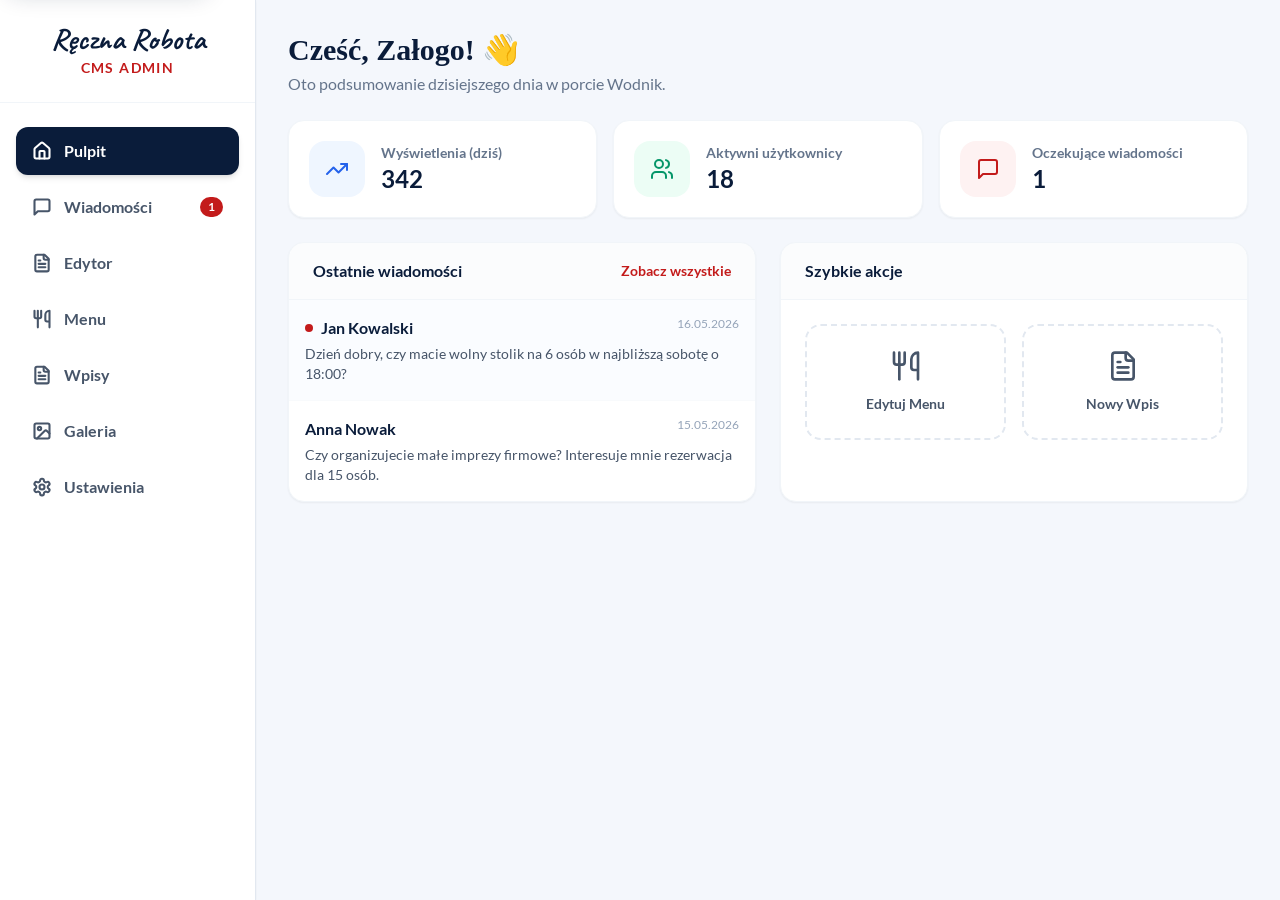
<file: admin.html>
<!doctype html>
<html lang="pl">
<head>
  <meta charset="UTF-8">
  <meta name="viewport" content="width=device-width, initial-scale=1.0">
  <title>Panel administracyjny | Ręczna Robota 2.0 Wodnik</title>
  <meta name="description" content="Panel administracyjny do zarządzania treścią strony i zapytaniami klientów.">
  <meta name="robots" content="noindex,nofollow">
  <link rel="icon" type="image/png" href="./favicon.png">
  <link rel="stylesheet" href="./assets/admin/admin.css?v=20260710-1">
  <script src="./app-config.js?v=20260731-1"></script>
  <script src="./cloud-sync.js?v=20260731-1"></script>
  <script src="./assets/admin/tailwind.js"></script>
</head>
<body>
  <a class="skip-link" href="#admin-main">Przejdź do treści panelu</a>
  <div id="app">
    <main class="admin-loading" aria-busy="true" aria-live="polite">
      <section class="admin-loading-card">
        <h1>Ręczna Robota CMS</h1>
        <p>Trwa uruchamianie panelu administracyjnego…</p>
      </section>
    </main>
  </div>
  <noscript>
    <p>Panel administracyjny wymaga włączonej obsługi JavaScript.</p>
  </noscript>

  <script src="./assets/admin/react.min.js"></script>
  <script src="./assets/admin/react-dom.min.js"></script>
  <script>window.react = window.React;</script>
  <script src="./assets/admin/lucide-react.js"></script>
  <script src="./assets/admin/cms.bundle.js?v=20260731-1"></script>
  <script src="./assets/admin/admin-app.js?v=20260710-1"></script>
</body>
</html>
</file>
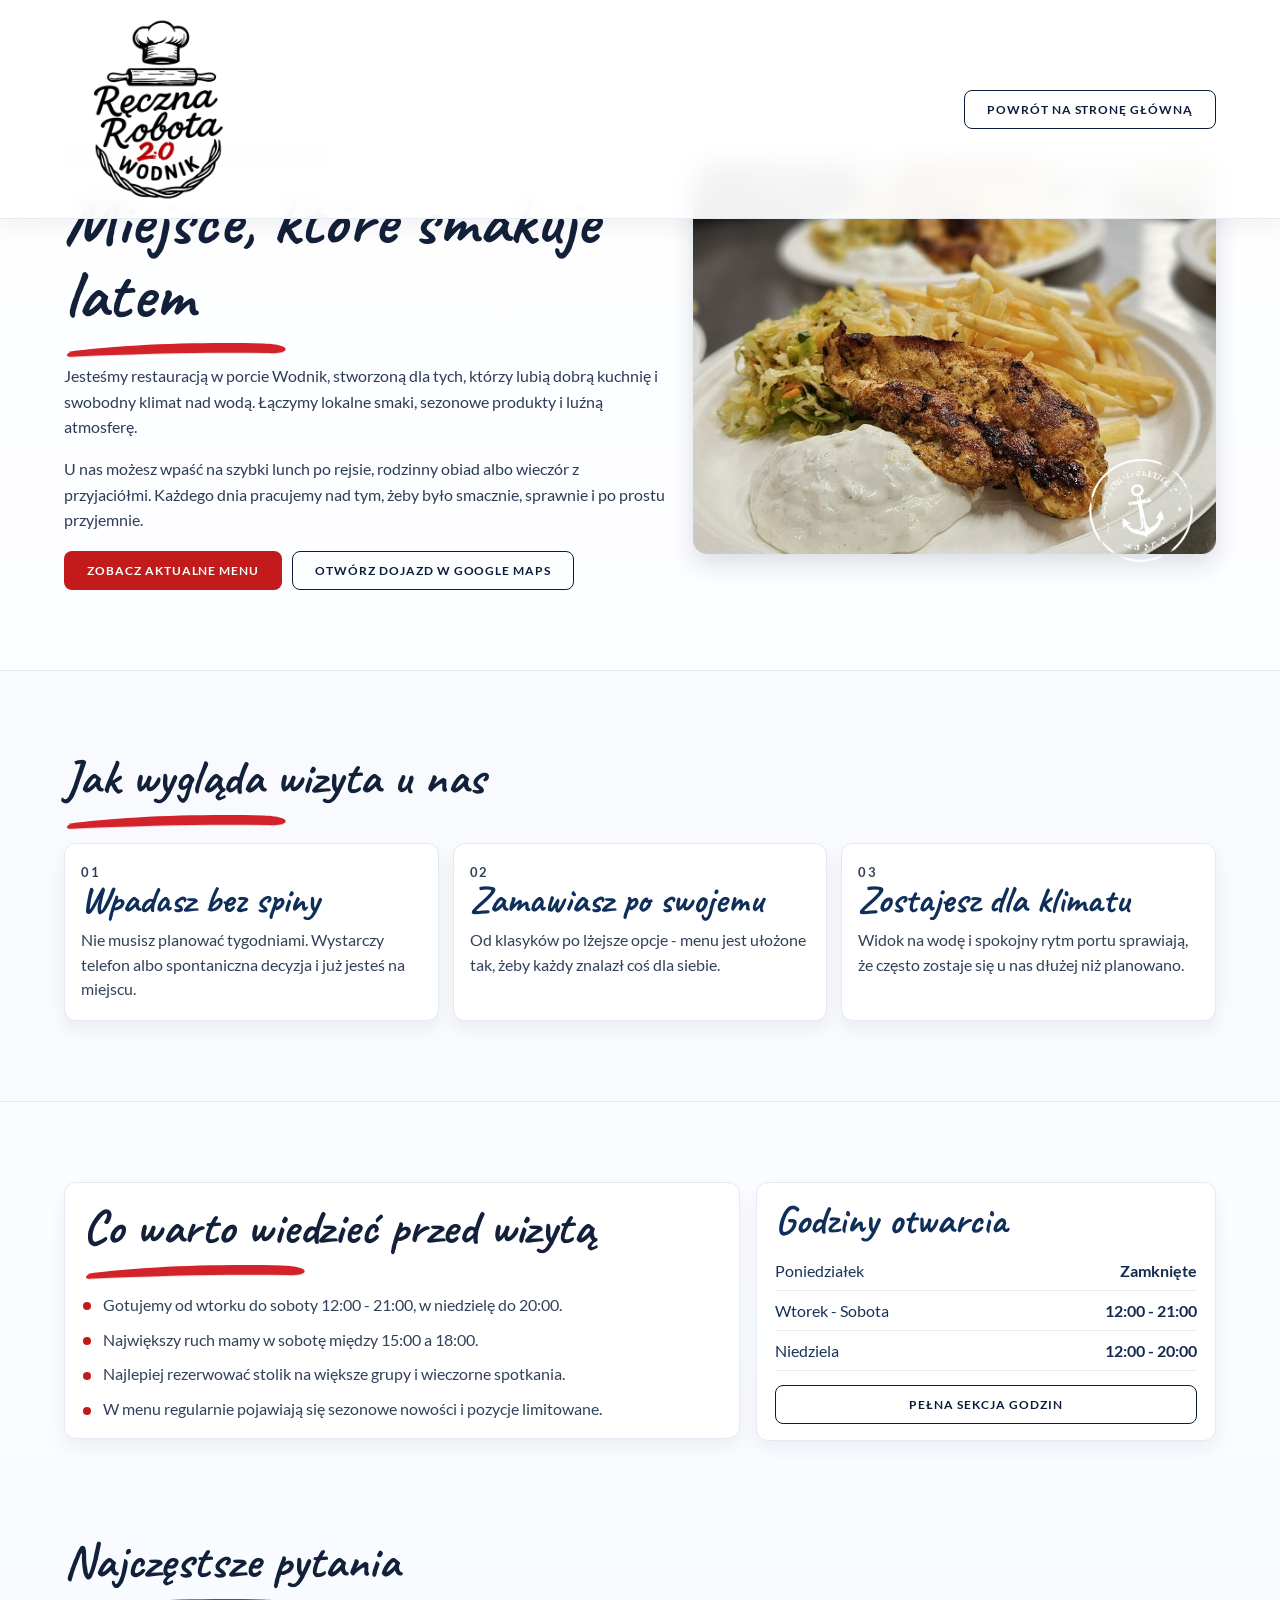
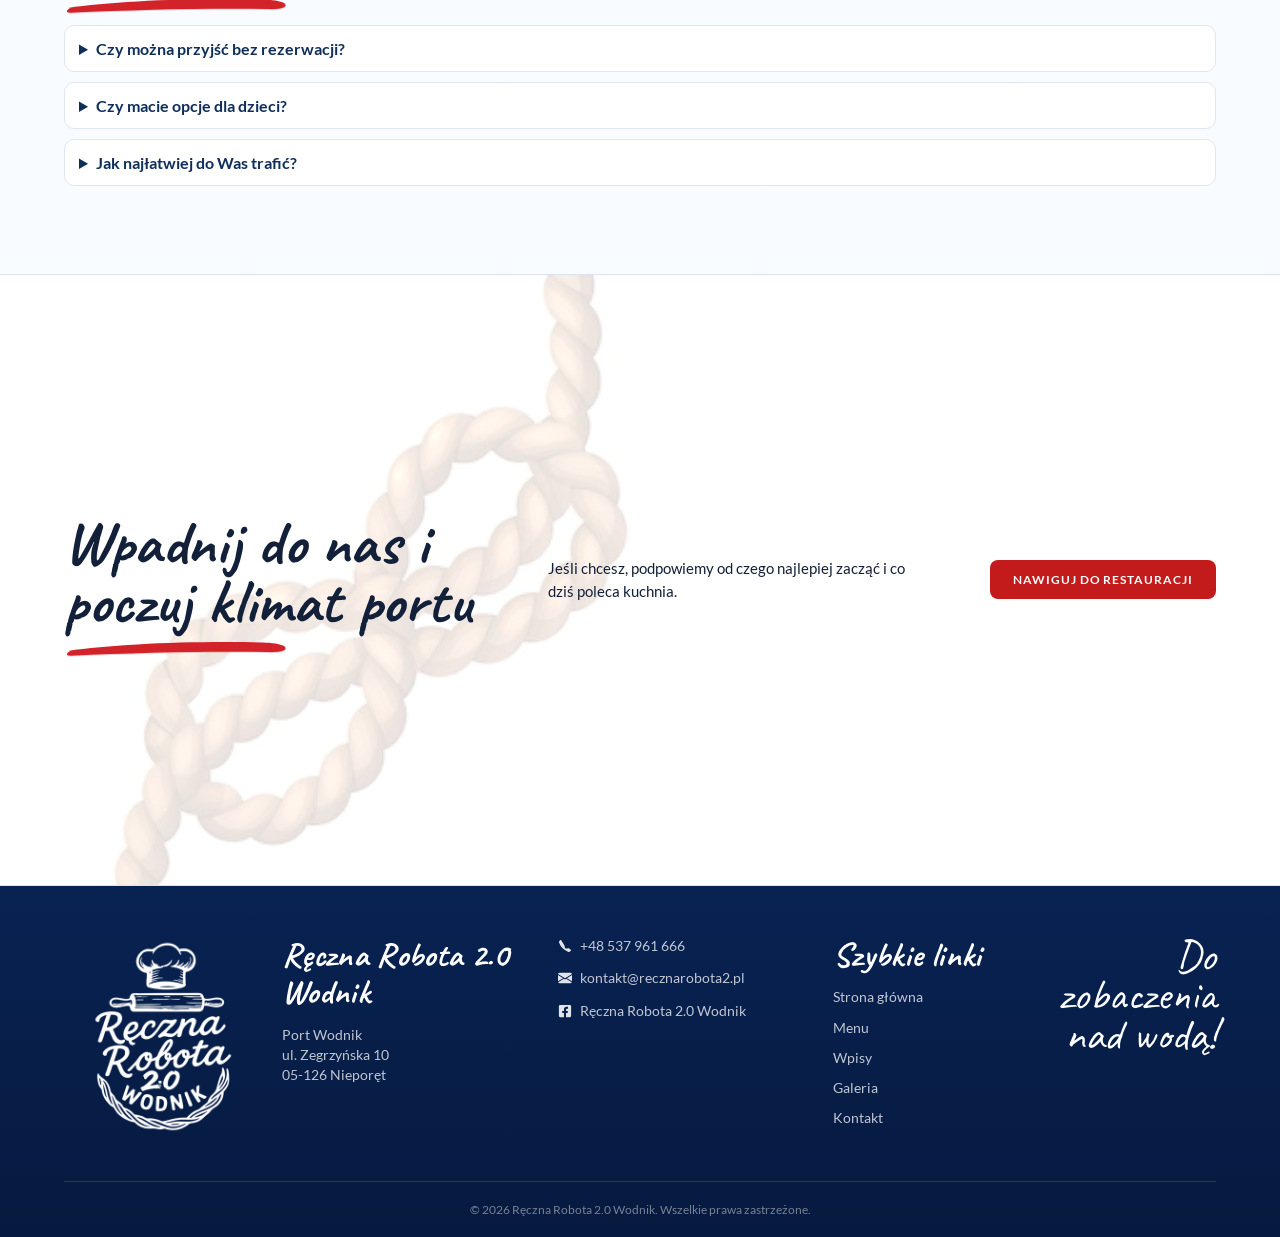
<file: o-nas.html>
﻿<!doctype html>
<html lang="pl">
<head>
  <meta charset="UTF-8">
  <meta name="viewport" content="width=device-width, initial-scale=1.0">
  <title>O nas | Ręczna Robota 2.0 Wodnik</title>
  <meta name="description" content="Poznaj historię i klimat Ręczna Robota 2.0 Wodnik.">
  <link rel="preload" href="./logo.webp" as="image" type="image/webp">
  <link rel="stylesheet" href="./styles.css?v=20260731-1">
  <link rel="icon" type="image/png" href="./favicon.png">
</head>
<body class="about-page">
  <header class="section about-page-topbar">
    <div class="container">
      <nav class="nav" aria-label="Nawigacja podstrony O nas">
        <div class="nav-inner">
          <a class="brand" href="./index.html#top">
            <img class="brand-logo" src="./logo.webp" alt="Ręczna Robota 2.0 Wodnik" width="180" height="78" decoding="async">
          </a>
          <a class="btn btn-outline" href="./index.html#o-nas">Powrót na stronę główną</a>
        </div>
      </nav>
    </div>
  </header>

  <main>
    <section class="section about-page-intro">
      <div class="container about-page-intro-grid">
        <div class="about-page-intro-copy">
          <p class="eyebrow" data-cms="about.intro.eyebrow">Ręczna Robota 2.0 Wodnik</p>
          <h1 class="title-script title-underline" data-cms="about.intro.title">Miejsce, które smakuje latem</h1>
          <p data-cms="about.intro.lead1">
            Jesteśmy restauracją w porcie Wodnik, stworzoną dla tych, którzy lubią dobrą kuchnię
            i swobodny klimat nad wodą. Łączymy lokalne smaki, sezonowe produkty i luźną atmosferę.
          </p>
          <p data-cms="about.intro.lead2">
            U nas możesz wpaść na szybki lunch po rejsie, rodzinny obiad albo wieczór z przyjaciółmi.
            Każdego dnia pracujemy nad tym, żeby było smacznie, sprawnie i po prostu przyjemnie.
          </p>
          <div class="about-page-intro-actions">
            <a class="btn btn-red" href="./index.html#menu" data-cms="about.intro.primaryCtaLabel" data-cms-attr-href="about.intro.primaryCtaHref">Zobacz aktualne menu</a>
            <a class="btn btn-outline" href="https://maps.app.goo.gl/abhgKGvzsiDdfsXc9" target="_blank" rel="noopener noreferrer" data-cms="about.intro.secondaryCtaLabel" data-cms-attr-href="about.intro.secondaryCtaHref">
              Otwórz dojazd w Google Maps
            </a>
          </div>
        </div>
        <div class="about-page-intro-media">
          <img
            class="about-page-intro-image"
            src="./assets/gallery/mniam.webp"
            alt="Grillowana pierś z kurczaka serwowana w Ręczna Robota 2.0 Wodnik"
            data-cms-attr-src="about.media.heroImageSrc"
            data-cms-attr-alt="about.media.heroImageAlt"
          >
          <div class="about-page-stamp" aria-hidden="true">
            <img src="./assets/optimized/pieczatka.webp" alt="" loading="lazy" decoding="async">
          </div>
        </div>
      </div>
    </section>

    <section class="section about-page-story">
      <div class="container">
        <h2 class="title-script title-underline" data-cms="about.story.title">Jak wygląda wizyta u nas</h2>
        <div class="about-page-story-grid">
          <article class="about-page-story-card">
            <p class="about-page-story-step">01</p>
            <h3 data-cms="about.story.card1.title">Wpadasz bez spiny</h3>
            <p data-cms="about.story.card1.text">Nie musisz planować tygodniami. Wystarczy telefon albo spontaniczna decyzja i już jesteś na miejscu.</p>
          </article>
          <article class="about-page-story-card">
            <p class="about-page-story-step">02</p>
            <h3 data-cms="about.story.card2.title">Zamawiasz po swojemu</h3>
            <p data-cms="about.story.card2.text">Od klasyków po lżejsze opcje - menu jest ułożone tak, żeby każdy znalazł coś dla siebie.</p>
          </article>
          <article class="about-page-story-card">
            <p class="about-page-story-step">03</p>
            <h3 data-cms="about.story.card3.title">Zostajesz dla klimatu</h3>
            <p data-cms="about.story.card3.text">Widok na wodę i spokojny rytm portu sprawiają, że często zostaje się u nas dłużej niż planowano.</p>
          </article>
        </div>
      </div>
    </section>

    <section class="section about-page-facts">
      <div class="container">
        <div class="about-page-facts-grid">
          <div class="about-page-facts-panel">
            <h2 class="title-script title-underline" data-cms="about.facts.title">Co warto wiedzieć przed wizytą</h2>
            <ul class="about-page-checklist">
              <li data-cms="about.facts.item1">Gotujemy od wtorku do soboty 12:00 - 21:00, w niedzielę do 20:00.</li>
              <li data-cms="about.facts.item2">Największy ruch mamy w sobotę między 15:00 a 18:00.</li>
              <li data-cms="about.facts.item3">Najlepiej rezerwować stolik na większe grupy i wieczorne spotkania.</li>
              <li data-cms="about.facts.item4">W menu regularnie pojawiają się sezonowe nowości i pozycje limitowane.</li>
            </ul>
          </div>
          <aside class="about-page-hours-card" aria-label="Skrócone godziny otwarcia">
            <h3>Godziny otwarcia</h3>
            <p><span>Poniedziałek</span><strong>Zamknięte</strong></p>
            <p><span>Wtorek - Sobota</span><strong>12:00 - 21:00</strong></p>
            <p><span>Niedziela</span><strong>12:00 - 20:00</strong></p>
            <a class="btn btn-outline" href="./index.html#godziny-otwarcia">Pełna sekcja godzin</a>
          </aside>
        </div>
      </div>
    </section>

    <section class="section about-page-faq">
      <div class="container">
        <h2 class="title-script title-underline" data-cms="about.faq.title">Najczęstsze pytania</h2>
        <div class="about-page-faq-list">
          <details>
            <summary data-cms="about.faq.q1">Czy można przyjść bez rezerwacji?</summary>
            <p data-cms="about.faq.a1">Tak, zapraszamy również bez rezerwacji. W godzinach szczytu warto jednak zadzwonić wcześniej.</p>
          </details>
          <details>
            <summary data-cms="about.faq.q2">Czy macie opcje dla dzieci?</summary>
            <p data-cms="about.faq.a2">Tak, menu zawiera pozycje chętnie wybierane przez najmłodszych. Obsługa podpowie najlepszy wybór.</p>
          </details>
          <details>
            <summary data-cms="about.faq.q3">Jak najłatwiej do Was trafić?</summary>
            <p data-cms="about.faq.a3">Najwygodniej skorzystać z nawigacji Google Maps - pinezka prowadzi bezpośrednio do portu Wodnik.</p>
          </details>
        </div>
      </div>
    </section>

    <section class="cta section about-page-cta">
      <div class="container cta-inner">
        <h2 class="title-script title-underline" data-cms="about.cta.title">Wpadnij do nas i poczuj klimat portu</h2>
        <p data-cms="about.cta.description">Jeśli chcesz, podpowiemy od czego najlepiej zacząć i co dziś poleca kuchnia.</p>
        <a class="btn btn-red" href="https://maps.app.goo.gl/abhgKGvzsiDdfsXc9" target="_blank" rel="noopener noreferrer" data-cms="about.cta.buttonLabel" data-cms-attr-href="about.cta.buttonHref">
          Nawiguj do restauracji
        </a>
      </div>
    </section>
  </main>

  <footer class="footer">
    <div class="container footer-grid">
      <div>
        <div class="brand small">
          <img class="brand-logo footer-logo" src="./logo.webp" alt="Ręczna Robota 2.0 Wodnik" width="160" height="70" loading="lazy" decoding="async">
        </div>
      </div>
      <div>
        <h4 data-cms="index.footer.company">Ręczna Robota 2.0 Wodnik</h4>
        <p>Port Wodnik<br>ul. Zegrzyńska 10<br>05-126 Nieporęt</p>
      </div>
      <div>
        <p>
          <a class="footer-contact-item" href="tel:+48123456789" data-cms-attr-href="index.footer.phoneHref">
            <img class="footer-contact-icon" src="./assets/icons/telephone.svg" alt="" aria-hidden="true" loading="lazy" decoding="async">
            <span data-cms="index.footer.phone">+48 123 456 789</span>
          </a>
        </p>
        <p>
          <a class="footer-contact-item" href="mailto:kontakt@recznarobota2.pl" data-cms-attr-href="index.footer.emailHref">
            <img class="footer-contact-icon" src="./assets/icons/envelope.svg" alt="" aria-hidden="true" loading="lazy" decoding="async">
            <span data-cms="index.footer.email">kontakt@recznarobota2.pl</span>
          </a>
        </p>
        <p>
          <a class="footer-contact-item" href="https://www.facebook.com/profile.php?id=61577435373395" target="_blank" rel="noopener noreferrer">
            <img class="footer-contact-icon" src="./assets/icons/facebook.svg" alt="" aria-hidden="true" loading="lazy" decoding="async">
            <span>Ręczna Robota 2.0 Wodnik</span>
          </a>
        </p>
      </div>
      <div>
        <h4>Szybkie linki</h4>
        <p><a href="./index.html#top">Strona główna</a></p>
        <p><a href="./index.html#menu">Menu</a></p>
        <p><a href="./index.html#wpisy">Wpisy</a></p>
        <p><a href="./index.html#galeria">Galeria</a></p>
        <p><a href="./index.html#kontakt">Kontakt</a></p>
      </div>
      <div class="footer-note">
        Do zobaczenia<br>nad wodą!
      </div>
    </div>
    <div class="copyright">© <span class="js-current-year">2026</span> Ręczna Robota 2.0 Wodnik. Wszelkie prawa zastrzeżone.</div>
  </footer>
  <script src="./app-config.js?v=20260731-1" defer></script>
  <script src="./cloud-sync.js?v=20260731-1" defer></script>
  <script src="./cms-runtime.js?v=20260731-1" defer></script>
  <script src="./site.js?v=20260731-1" defer></script>
</body>
</html>
</file>
<file: assets/admin/admin.css>
@font-face {
  font-family: "Lato";
  font-style: normal;
  font-weight: 400;
  font-display: swap;
  src: url("../fonts/lato-400-latin-ext.woff2") format("woff2");
  unicode-range: U+0100-024F, U+1E00-1EFF;
}

@font-face {
  font-family: "Lato";
  font-style: normal;
  font-weight: 400;
  font-display: swap;
  src: url("../fonts/lato-400-latin.woff2") format("woff2");
  unicode-range: U+0000-00FF;
}

@font-face {
  font-family: "Lato";
  font-style: normal;
  font-weight: 700;
  font-display: swap;
  src: url("../fonts/lato-700-latin-ext.woff2") format("woff2");
  unicode-range: U+0100-024F, U+1E00-1EFF;
}

@font-face {
  font-family: "Lato";
  font-style: normal;
  font-weight: 700;
  font-display: swap;
  src: url("../fonts/lato-700-latin.woff2") format("woff2");
  unicode-range: U+0000-00FF;
}

@font-face {
  font-family: "Caveat";
  font-style: normal;
  font-weight: 400 700;
  font-display: swap;
  src: url("../fonts/caveat-latin-ext.woff2") format("woff2");
  unicode-range: U+0100-024F, U+1E00-1EFF;
}

@font-face {
  font-family: "Caveat";
  font-style: normal;
  font-weight: 400 700;
  font-display: swap;
  src: url("../fonts/caveat-latin.woff2") format("woff2");
  unicode-range: U+0000-00FF;
}

:root {
  color-scheme: light;
  font-family: "Lato", system-ui, sans-serif;
}

html,
body,
#app {
  width: 100%;
  min-height: 100%;
  margin: 0;
}

body {
  background: #f4f7fc;
  color: #12203a;
}

.skip-link {
  position: fixed;
  top: 8px;
  left: 8px;
  z-index: 9999;
  padding: 10px 14px;
  border-radius: 8px;
  background: #ffffff;
  color: #0a1c3a;
  font-weight: 700;
  box-shadow: 0 8px 24px rgba(10, 28, 58, 0.2);
  transform: translateY(-150%);
}

.skip-link:focus {
  transform: translateY(0);
}

.admin-loading {
  min-height: 100vh;
  display: grid;
  place-items: center;
  padding: 24px;
  text-align: center;
}

.admin-loading-card {
  width: min(440px, 100%);
  padding: 28px;
  border: 1px solid #dbe3ef;
  border-radius: 16px;
  background: #ffffff;
  box-shadow: 0 12px 32px rgba(10, 28, 58, 0.1);
}

.admin-loading-card h1 {
  margin: 0 0 8px;
  color: #0a1c3a;
  font-family: "Caveat", cursive;
  font-size: 38px;
}

.admin-loading-card p {
  margin: 0;
  color: #52627a;
}

button,
a,
input,
textarea,
select,
summary {
  touch-action: manipulation;
}

:where(button, a, input, textarea, select, summary):focus-visible {
  outline: 3px solid #2563eb !important;
  outline-offset: 3px !important;
}

#admin-main:focus {
  outline: none;
}

@media (prefers-reduced-motion: reduce) {
  *,
  *::before,
  *::after {
    scroll-behavior: auto !important;
    animation-duration: 0.01ms !important;
    animation-iteration-count: 1 !important;
    transition-duration: 0.01ms !important;
  }
}

@media (forced-colors: active) {
  button,
  a,
  input,
  textarea,
  select {
    border: 1px solid ButtonText;
  }
}
</file>
<file: styles.css>
@font-face {
  font-family: "Caveat";
  font-style: normal;
  font-weight: 400 700;
  font-display: block;
  src: url("./assets/fonts/caveat-latin-ext.woff2") format("woff2");
  unicode-range: U+0100-02BA, U+02BD-02C5, U+02C7-02CC, U+02CE-02D7, U+02DD-02FF, U+0304, U+0308, U+0329, U+1D00-1DBF, U+1E00-1E9F, U+1EF2-1EFF, U+2020, U+20A0-20AB, U+20AD-20C0, U+2113, U+2C60-2C7F, U+A720-A7FF;
}

@font-face {
  font-family: "Caveat";
  font-style: normal;
  font-weight: 400 700;
  font-display: block;
  src: url("./assets/fonts/caveat-latin.woff2") format("woff2");
  unicode-range: U+0000-00FF, U+0131, U+0152-0153, U+02BB-02BC, U+02C6, U+02DA, U+02DC, U+0304, U+0308, U+0329, U+2000-206F, U+20AC, U+2122, U+2191, U+2193, U+2212, U+2215, U+FEFF, U+FFFD;
}

@font-face {
  font-family: "Lato";
  font-style: normal;
  font-weight: 400;
  font-display: block;
  src: url("./assets/fonts/lato-400-latin-ext.woff2") format("woff2");
  unicode-range: U+0100-02BA, U+02BD-02C5, U+02C7-02CC, U+02CE-02D7, U+02DD-02FF, U+0304, U+0308, U+0329, U+1D00-1DBF, U+1E00-1E9F, U+1EF2-1EFF, U+2020, U+20A0-20AB, U+20AD-20C0, U+2113, U+2C60-2C7F, U+A720-A7FF;
}

@font-face {
  font-family: "Lato";
  font-style: normal;
  font-weight: 400;
  font-display: block;
  src: url("./assets/fonts/lato-400-latin.woff2") format("woff2");
  unicode-range: U+0000-00FF, U+0131, U+0152-0153, U+02BB-02BC, U+02C6, U+02DA, U+02DC, U+0304, U+0308, U+0329, U+2000-206F, U+20AC, U+2122, U+2191, U+2193, U+2212, U+2215, U+FEFF, U+FFFD;
}

@font-face {
  font-family: "Lato";
  font-style: normal;
  font-weight: 700;
  font-display: block;
  src: url("./assets/fonts/lato-700-latin-ext.woff2") format("woff2");
  unicode-range: U+0100-02BA, U+02BD-02C5, U+02C7-02CC, U+02CE-02D7, U+02DD-02FF, U+0304, U+0308, U+0329, U+1D00-1DBF, U+1E00-1E9F, U+1EF2-1EFF, U+2020, U+20A0-20AB, U+20AD-20C0, U+2113, U+2C60-2C7F, U+A720-A7FF;
}

@font-face {
  font-family: "Lato";
  font-style: normal;
  font-weight: 700;
  font-display: block;
  src: url("./assets/fonts/lato-700-latin.woff2") format("woff2");
  unicode-range: U+0000-00FF, U+0131, U+0152-0153, U+02BB-02BC, U+02C6, U+02DA, U+02DC, U+0304, U+0308, U+0329, U+2000-206F, U+20AC, U+2122, U+2191, U+2193, U+2212, U+2215, U+FEFF, U+FFFD;
}

@font-face {
  font-family: "Playfair Display";
  font-style: normal;
  font-weight: 700;
  font-display: block;
  src: url("./assets/fonts/playfair-700-latin-ext.woff2") format("woff2");
  unicode-range: U+0100-02BA, U+02BD-02C5, U+02C7-02CC, U+02CE-02D7, U+02DD-02FF, U+0304, U+0308, U+0329, U+1D00-1DBF, U+1E00-1E9F, U+1EF2-1EFF, U+2020, U+20A0-20AB, U+20AD-20C0, U+2113, U+2C60-2C7F, U+A720-A7FF;
}

@font-face {
  font-family: "Playfair Display";
  font-style: normal;
  font-weight: 700;
  font-display: block;
  src: url("./assets/fonts/playfair-700-latin.woff2") format("woff2");
  unicode-range: U+0000-00FF, U+0131, U+0152-0153, U+02BB-02BC, U+02C6, U+02DA, U+02DC, U+0304, U+0308, U+0329, U+2000-206F, U+20AC, U+2122, U+2191, U+2193, U+2212, U+2215, U+FEFF, U+FFFD;
}

:root {
  --navy: #0a1c3a;
  --navy-deep: #06142d;
  --red: #c31b1b;
  --red-soft: #d2232a;
  --text: #12203a;
  --muted: #596273;
  --bg-soft: #f4f4f4;
  --radius: 12px;
}

* {
  box-sizing: border-box;
}

html {
  scroll-behavior: smooth;
  scroll-padding-top: 90px;
  scrollbar-color: #c31b1b #dbe6f7;
  scrollbar-width: thin;
  max-width: 100%;
  overflow-x: hidden;
}

body {
  margin: 0;
  font-family: "Lato", sans-serif;
  color: var(--text);
  background: #fff;
  max-width: 100%;
  overflow-x: hidden;
}

body.is-preloading {
  overflow: hidden;
}

.gallery-section,
.season-menu,
.hours,
.blog-teaser,
.contact {
  content-visibility: auto;
  contain-intrinsic-size: auto 640px;
}

.page-preloader {
  position: fixed;
  inset: 0;
  z-index: 9999;
  background: rgba(255, 255, 255, 0.62);
  -webkit-backdrop-filter: blur(16px) saturate(130%);
  backdrop-filter: blur(16px) saturate(130%);
  display: flex;
  flex-direction: column;
  align-items: center;
  justify-content: center;
  gap: 16px;
  transition: opacity 0.35s ease, visibility 0.35s ease;
}

.page-preloader-logo {
  width: min(248px, 56vw);
  height: auto;
  display: block;
  filter: drop-shadow(0 8px 24px rgba(10, 28, 58, 0.16));
}

.page-preloader-spinner {
  width: 50px;
  height: 50px;
  border-radius: 50%;
  background: conic-gradient(
    from 180deg,
    var(--red) 0deg,
    #0f3367 120deg,
    #79a0d6 240deg,
    var(--red) 360deg
  );
  -webkit-mask: radial-gradient(farthest-side, transparent calc(100% - 6px), #000 calc(100% - 5px));
  mask: radial-gradient(farthest-side, transparent calc(100% - 6px), #000 calc(100% - 5px));
  animation: preloader-spin 0.9s linear infinite, preloader-pulse 1.8s ease-in-out infinite;
  box-shadow: 0 0 0 6px rgba(10, 28, 58, 0.08), 0 8px 20px rgba(10, 28, 58, 0.12);
}

.page-preloader-label {
  margin: 2px 0 0;
  color: var(--navy);
  font-family: "Lato", sans-serif;
  font-size: 12px;
  font-weight: 700;
  letter-spacing: 0.12em;
  text-transform: uppercase;
}

.page-preloader.is-hidden {
  opacity: 0;
  visibility: hidden;
}

@keyframes preloader-spin {
  to {
    transform: rotate(360deg);
  }
}

@keyframes preloader-pulse {
  0%,
  100% {
    transform: scale(1);
  }
  50% {
    transform: scale(0.94);
  }
}

/* Custom scrollbar (WebKit browsers) */
::-webkit-scrollbar {
  width: 12px;
}

::-webkit-scrollbar-track {
  background: linear-gradient(180deg, #e8eef9 0%, #dbe6f7 100%);
}

::-webkit-scrollbar-thumb {
  background: linear-gradient(180deg, #12366a 0%, #0a1c3a 55%, #c31b1b 100%);
  border-radius: 999px;
  border: 2px solid #dbe6f7;
}

::-webkit-scrollbar-thumb:hover {
  background: linear-gradient(180deg, #164482 0%, #0d2952 50%, #da2525 100%);
}

.container {
  width: min(1152px, calc(100% - 32px));
  margin: 0 auto;
}

.hero {
  position: relative;
  min-height: 100vh;
  min-height: 100svh;
  color: var(--navy);
  padding: clamp(104px, 15vh, 156px) 0 clamp(84px, 12vh, 150px);
  display: flex;
  flex-direction: column;
  justify-content: center;
}

.hero-bg {
  position: absolute;
  inset: 0;
  background: #0d2952 url("./hero.webp") center / cover no-repeat;
  overflow: hidden;
}

.hero-video {
  width: 100%;
  height: 100%;
  object-fit: cover;
  display: block;
  opacity: 0;
  transition: opacity 0.45s ease;
  filter: saturate(1.18) sepia(0.16) hue-rotate(-6deg) brightness(1.04) contrast(1.02);
}

.hero-video.is-ready {
  opacity: 1;
}

/* Ciepła, wakacyjna poświata nad wideo (złota godzina). */
.hero-bg::before {
  content: "";
  position: absolute;
  inset: 0;
  z-index: 1;
  background: linear-gradient(
    160deg,
    rgba(255, 190, 110, 0.16) 0%,
    rgba(255, 160, 80, 0.1) 38%,
    rgba(255, 120, 60, 0.14) 100%
  );
  pointer-events: none;
}

.hero-bg::after {
  content: "";
  position: absolute;
  inset: 0;
  background: linear-gradient(
    to bottom,
    rgba(255, 255, 255, 0.8) 0%,
    rgba(255, 255, 255, 0.58) 22%,
    rgba(255, 255, 255, 0.2) 44%,
    rgba(255, 255, 255, 0.05) 70%
  );
}

.hero .container {
  position: relative;
}

.nav {
  position: fixed;
  top: 0;
  left: 0;
  z-index: 1200;
  width: 100%;
  background: transparent;
  border-bottom: 1px solid transparent;
  box-shadow: none;
  transition:
    background-color 0.26s ease,
    box-shadow 0.26s ease,
    border-color 0.26s ease;
}

.nav-inner {
  width: min(1152px, calc(100% - 32px));
  margin: 0 auto;
  min-height: 78px;
  padding: 14px 0;
  position: relative;
  transition: padding 0.26s ease;
  display: flex;
  align-items: center;
  justify-content: space-between;
  gap: 24px;
}

.hero .nav.is-fixed {
  background: rgba(255, 255, 255, 0.9);
  -webkit-backdrop-filter: blur(10px);
  backdrop-filter: blur(10px);
  border-bottom: 1px solid rgba(223, 231, 243, 0.9);
  box-shadow: 0 8px 24px rgba(10, 28, 58, 0.08);
}

.hero .nav.is-fixed .nav-inner {
  min-height: 64px;
  padding: 6px 0;
}

.hero .nav.is-fixed .brand-logo {
  width: clamp(92px, 9vw, 118px);
}

.brand {
  display: inline-flex;
  gap: 10px;
  align-items: center;
  text-decoration: none;
  color: inherit;
}

.brand-logo {
  display: block;
  width: clamp(140px, 17vw, 190px);
  height: auto;
  transition: width 0.22s ease;
}

.menu {
  display: flex;
  gap: clamp(16px, 2vw, 28px);
}

.menu a {
  text-decoration: none;
  color: var(--navy);
  font-size: 11px;
  font-weight: 700;
  letter-spacing: 0.08em;
  text-transform: uppercase;
  padding-bottom: 12px;
  border-bottom: 1px solid transparent;
  position: relative;
}

.menu a::after {
  content: "";
  position: absolute;
  left: 0;
  width: 100%;
  bottom: -8px;
  height: 11px;
  opacity: 0;
  background-image: url("./assets/icons/underline-scribble.svg");
  background-repeat: no-repeat;
  background-size: 100% 100%;
  transform-origin: left center;
  transform: scaleX(0);
  transition: transform 0.35s cubic-bezier(0.33, 1, 0.68, 1), opacity 0.2s ease;
}

.menu a:hover {
  color: var(--red);
  border-bottom-color: transparent;
}

.menu a.active::after {
  opacity: 1;
  transform: scaleX(1);
}

.menu-toggle {
  display: none;
  border: 0;
  background: rgba(255, 255, 255, 0.85);
  border-radius: 8px;
  padding: 8px 10px;
  font-size: 20px;
  color: var(--navy);
}

.hero-content {
  margin-top: 0;
  max-width: 620px;
}

.eyebrow {
  color: var(--red);
  font-size: 14px;
  font-weight: 700;
  letter-spacing: 0.1em;
  text-transform: uppercase;
}

h1,
h2,
h3,
h4,
h5,
h6 {
  margin: 0;
  font-family: "Playfair Display", serif;
  font-weight: 700;
  font-style: italic;
}

h1 {
  font-size: clamp(44px, 6.4vw, 68px);
  line-height: 1.1;
}

h2 {
  font-size: clamp(38px, 5vw, 48px);
  line-height: 1.12;
}

.lead {
  max-width: 440px;
  font-size: 23px;
  line-height: 1.6;
}

.hero-actions {
  margin-top: 24px;
  display: flex;
  gap: 14px;
  flex-wrap: wrap;
}

.btn {
  display: inline-flex;
  justify-content: center;
  align-items: center;
  border-radius: 8px;
  text-decoration: none;
  gap: 8px;
  font-size: 12px;
  font-weight: 600;
  text-transform: uppercase;
  letter-spacing: 0.08em;
  padding: 11px 22px;
  border: 1px solid transparent;
  cursor: pointer;
  font-family: inherit;
  transition: transform 0.2s ease, box-shadow 0.2s ease;
}

.btn:hover {
  transform: translateY(-1px);
  box-shadow: 0 8px 16px rgba(6, 20, 45, 0.18);
}

.btn-dark {
  color: #fff;
  background: var(--navy-deep);
  border-color: rgba(255, 255, 255, 0.16);
}

.btn-header-menu.is-hidden {
  display: none;
}

.btn-red {
  color: #fff;
  background: var(--red);
}

.btn-light {
  color: var(--navy);
  background: #fff;
  border-color: rgba(10, 28, 58, 0.26);
}

.btn-outline {
  color: var(--navy);
  border-color: var(--navy);
  background: transparent;
}

.btn-outline.light {
  color: #fff;
  border-color: #fff;
}

.btn-inline-icon {
  width: 12px;
  height: 12px;
  display: block;
}

.btn-dark .btn-inline-icon,
.btn-red .btn-inline-icon {
  filter: brightness(0) invert(1);
}

.hero-menu-cta {
  transition:
    opacity 0.25s ease,
    transform 0.25s ease,
    max-width 0.25s ease,
    padding-left 0.25s ease,
    padding-right 0.25s ease,
    margin-right 0.25s ease,
    border-color 0.25s ease;
  max-width: 220px;
  overflow: hidden;
}

.hero-menu-cta.is-hidden-by-header {
  opacity: 0;
  transform: translateY(-6px);
  pointer-events: none;
  max-width: 0;
  padding-left: 0;
  padding-right: 0;
  margin-right: 0;
  border-color: transparent;
}

.title-script {
  font-family: "Caveat", cursive;
  font-style: normal;
  font-weight: 700;
  letter-spacing: 0.01em;
}

.title-underline {
  position: relative;
  display: inline-block;
  padding-bottom: 14px;
}

.title-underline::after {
  content: "";
  position: absolute;
  left: 3px;
  bottom: -10px;
  width: min(220px, 86%);
  height: 18px;
  opacity: 0;
  background-image: url("./assets/icons/underline-scribble.svg");
  background-repeat: no-repeat;
  background-size: 100% 100%;
  transform-origin: left center;
  transform: scaleX(0);
  filter: drop-shadow(0 1px 0 rgba(210, 35, 42, 0.2));
  animation: marker-draw 0.9s 0.2s cubic-bezier(0.22, 1, 0.36, 1) forwards;
}

@keyframes marker-draw {
  from {
    opacity: 0;
    transform: scaleX(0);
  }
  35% {
    opacity: 1;
  }
  to {
    opacity: 1;
    transform: scaleX(1);
  }
}

.hero h1.title-script {
  font-size: clamp(58px, 9vw, 86px);
  line-height: 0.92;
}

.about h2.title-script,
.hours h2.title-script,
.cta h2.title-script {
  font-size: clamp(46px, 5vw, 62px);
  line-height: 0.95;
}

.section {
  padding: 80px 0;
}

.about.section,
.gallery-section.section,
.season-menu.section,
.cta.section,
.hours.section-dark,
.blog-teaser.section,
.contact.section {
  min-height: clamp(520px, 68svh, 760px);
  display: flex;
  align-items: center;
  padding: clamp(52px, 7vh, 84px) 0;
}

.features-wrap {
  margin-top: -62px;
  position: relative;
  z-index: 2;
}

.features {
  background: #fff;
  border: 1px solid #edf1f7;
  border-radius: 12px;
  box-shadow: 0 10px 24px rgba(10, 28, 58, 0.14);
  padding: 18px 18px;
  display: grid;
  grid-template-columns: repeat(4, 1fr);
  gap: 6px;
}

.features article {
  position: relative;
  padding: 10px 14px;
  display: grid;
  grid-template-columns: 26px 1fr;
  grid-template-rows: auto auto;
  column-gap: 12px;
  row-gap: 8px;
  align-items: start;
}

.feature-icon {
  width: 26px;
  height: 26px;
  margin-top: 1px;
  grid-row: 1 / span 2;
  grid-column: 1;
  filter: brightness(0) saturate(100%) invert(10%) sepia(24%) saturate(2463%) hue-rotate(196deg) brightness(97%) contrast(101%);
  object-fit: contain;
}

.features article:not(:first-child)::before {
  content: "";
  position: absolute;
  left: -4px;
  top: 10px;
  bottom: 10px;
  width: 1px;
  background: #e9edf4;
}

.features h3 {
  margin: 0;
  grid-column: 2;
  grid-row: 1;
  font-family: "Lato", "Open Sans", sans-serif;
  letter-spacing: 0.05em;
  font-size: 14px;
  text-transform: uppercase;
  font-style: normal;
  font-weight: 800;
  line-height: 1.15;
}

.features p {
  margin: 0;
  grid-column: 2;
  grid-row: 2;
  color: #213151;
  font-size: 14px;
  line-height: 1.5;
  font-weight: 400;
}

.about {
  background: #fff;
  border-top: 1px solid #eef2f8;
  padding: 54px 0 46px;
}

.about-content {
  max-width: 400px;
}

.about-content h2 {
  margin-bottom: 18px;
}

.about-grid {
  display: grid;
  grid-template-columns: 0.9fr 1.4fr;
  gap: 28px;
  align-items: center;
}

.about p {
  color: rgba(10, 28, 58, 0.8);
  line-height: 1.45;
  margin-bottom: 16px;
  font-size: 15px;
  font-weight: 400;
}

.about-photo {
  position: relative;
  min-width: 0;
}

.about-slider {
  position: relative;
  width: 100%;
  max-width: 100%;
  min-height: 420px;
  aspect-ratio: 16 / 10;
  border-radius: 12px;
  overflow: hidden;
  background: #dfe7f3;
  box-shadow: 0 5px 14px rgba(0, 0, 0, 0.14);
}

.about-slide {
  margin: 0;
  position: absolute;
  inset: 0;
  opacity: 0;
  pointer-events: none;
  transition: opacity 0.45s ease;
}

.about-slide.is-active {
  opacity: 1;
  pointer-events: auto;
}

.about-slider-image {
  width: 100%;
  height: 100%;
  display: block;
  min-height: 420px;
  object-fit: cover;
}

.about-slider-control {
  position: absolute;
  top: 50%;
  transform: translateY(-50%);
  width: 38px;
  height: 38px;
  border: 1px solid rgba(255, 255, 255, 0.75);
  border-radius: 999px;
  background: rgba(255, 255, 255, 0.78);
  color: var(--navy);
  font-size: 28px;
  line-height: 1;
  display: inline-flex;
  align-items: center;
  justify-content: center;
  cursor: pointer;
  z-index: 3;
  transition: background 0.2s ease, transform 0.2s ease;
}

.about-slider-control:hover {
  background: #fff;
  transform: translateY(-50%) scale(1.05);
}

.about-slider-control.prev {
  left: 12px;
}

.about-slider-control.next {
  right: 12px;
}

.about-slider-dots {
  position: absolute;
  left: 50%;
  bottom: 12px;
  transform: translateX(-50%);
  z-index: 3;
  display: inline-flex;
  align-items: center;
  gap: 8px;
  background: rgba(255, 255, 255, 0.72);
  border: 1px solid rgba(255, 255, 255, 0.85);
  border-radius: 999px;
  padding: 5px 8px;
}

.about-slider-dot {
  width: 8px;
  height: 8px;
  border: 0;
  border-radius: 50%;
  background: rgba(10, 28, 58, 0.35);
  padding: 0;
  cursor: pointer;
}

.about-slider-dot.is-active {
  background: var(--red);
}

.season-menu {
  background: #f8fafd;
  border-top: 1px solid #e4eaf3;
  border-bottom: 1px solid #e4eaf3;
}

.season-menu h2.title-script {
  margin-bottom: 24px;
}

.season-menu-note {
  margin: 0 0 30px;
  max-width: 760px;
  color: rgba(10, 28, 58, 0.82);
  line-height: 1.58;
  font-size: 17px;
}

.season-menu-note-line,
.season-menu-note-phone-line {
  display: block;
}

.season-menu-note-phone-line {
  margin-top: 2px;
}

.season-menu-phone {
  color: var(--navy);
  font-weight: 700;
  text-decoration: none;
}

.season-menu-phone:hover {
  text-decoration: underline;
}

.season-menu-toolbar {
  margin-bottom: 20px;
}

.season-menu-search-label {
  display: block;
  margin-bottom: 8px;
  font-size: 12px;
  letter-spacing: 0.08em;
  text-transform: uppercase;
  color: var(--navy);
  font-weight: 700;
}

.season-menu-search {
  width: min(520px, 100%);
  border: 1px solid #cfd9e8;
  border-radius: 10px;
  padding: 12px 14px;
  font-size: 14px;
  color: var(--navy);
  background: #fff;
}

.season-menu-search:focus {
  outline: 2px solid rgba(10, 28, 58, 0.2);
  border-color: #9fb3d3;
}

.season-menu-grid {
  display: grid;
  grid-template-columns: repeat(3, minmax(0, 1fr));
  gap: 18px;
  align-items: start;
  border: 0;
  background: transparent;
  overflow: visible;
}

.menu-category {
  --menu-tile-from: #eaf2fb;
  --menu-tile-to: #ccdff2;
  background: #fff;
  border: 1px solid #dce5f1;
  border-radius: 16px;
  box-shadow: 0 10px 24px rgba(10, 28, 58, 0.08);
  padding: 0;
  margin-bottom: 0;
  overflow: hidden;
  align-self: start;
  transition:
    transform 0.25s ease,
    border-color 0.25s ease,
    box-shadow 0.25s ease;
}

.menu-category:nth-child(3n + 2) {
  --menu-tile-from: #edf5eb;
  --menu-tile-to: #cfe2c8;
}

.menu-category:nth-child(3n + 3) {
  --menu-tile-from: #fff1df;
  --menu-tile-to: #f4d3a9;
}

.menu-category:hover {
  transform: translateY(-3px);
  border-color: #c8d6e8;
  box-shadow: 0 16px 32px rgba(10, 28, 58, 0.13);
}

.menu-category.is-open {
  border-color: #b7c9df;
  box-shadow: 0 16px 34px rgba(10, 28, 58, 0.13);
}

.menu-category-toggle {
  display: block;
  width: 100%;
  border: 0;
  padding: 0;
  background: #fff;
  text-align: left;
  cursor: pointer;
  color: var(--navy);
}

.menu-category-toggle:focus-visible {
  outline: 3px solid rgba(10, 28, 58, 0.38);
  outline-offset: -4px;
  border-radius: 16px;
}

.menu-category-media {
  display: block;
  height: 150px;
  overflow: hidden;
  background: linear-gradient(145deg, var(--menu-tile-from), var(--menu-tile-to));
}

.menu-category-photo {
  display: block;
  width: 100%;
  height: 100%;
  object-fit: cover;
  transition: transform 0.5s ease;
}

.menu-category-toggle:hover .menu-category-photo {
  transform: scale(1.05);
}

.menu-category-media.is-fallback {
  display: flex;
  align-items: center;
  justify-content: center;
}

.menu-category-emoji {
  font-size: 54px;
  line-height: 1;
  filter: saturate(0.9) drop-shadow(0 7px 10px rgba(10, 28, 58, 0.12));
  transition: transform 0.3s ease;
}

.menu-category-toggle:hover .menu-category-emoji {
  transform: scale(1.08);
}

.menu-category-bar {
  display: flex;
  justify-content: space-between;
  align-items: center;
  gap: 12px;
  min-height: 52px;
  padding: 14px 18px;
  border-bottom: 1px solid transparent;
  transition: border-color 0.3s ease;
}

.menu-category.is-open .menu-category-bar {
  border-bottom-color: #e8eef7;
}

.menu-category-heading {
  font-family: "Lato", "Open Sans", sans-serif;
  font-style: normal;
  font-weight: 800;
  letter-spacing: 0.06em;
  text-transform: uppercase;
  font-size: 13px;
  line-height: 1.35;
  color: #0e2d59;
}

.menu-category-chevron {
  display: none;
  flex: 0 0 auto;
  width: 14px;
  height: 14px;
  transition: transform 0.3s ease;
}

.menu-category-chevron::before {
  content: "";
  display: block;
  width: 9px;
  height: 9px;
  margin: 1px auto 0;
  border-right: 2px solid var(--navy);
  border-bottom: 2px solid var(--navy);
  transform: rotate(45deg);
}

.season-menu.is-interactive .menu-category-chevron {
  display: inline-block;
}

.menu-category.is-open .menu-category-chevron {
  transform: rotate(180deg);
}

.menu-category-body {
  display: grid;
  grid-template-rows: 1fr;
  transition: grid-template-rows 0.4s cubic-bezier(0.4, 0, 0.2, 1);
}

.season-menu.is-interactive .menu-category:not(.is-open) .menu-category-body {
  grid-template-rows: 0fr;
}

.menu-category-body > .season-menu-list {
  overflow: hidden;
  min-height: 0;
}

.season-menu-list {
  margin: 0;
  padding: 0 18px;
  list-style: none;
  background: #fff;
  opacity: 1;
  transition: opacity 0.3s ease 0.1s;
}

.season-menu.is-interactive .menu-category:not(.is-open) .season-menu-list {
  opacity: 0;
  transition: opacity 0.2s ease;
}

.season-menu-list li:first-child {
  padding-top: 12px;
}

.season-menu-list li:last-child {
  padding-bottom: 16px;
}

.season-menu-list li {
  display: flex;
  justify-content: space-between;
  align-items: flex-start;
  gap: 12px;
  padding: 9px 0;
  border-bottom: 1px solid #edf2f8;
}

.season-menu-list li:last-child {
  border-bottom: 0;
}

.season-menu-list span {
  min-width: 0;
  font-size: 14px;
  line-height: 1.45;
  color: #1d2d4a;
}

.menu-item-subtitle {
  display: block;
  margin-top: 3px;
  font-size: 12px;
  line-height: 1.35;
  color: #5a6881;
}

.season-menu-list strong {
  flex: 0 0 auto;
  font-size: 14px;
  color: #223a61;
  font-weight: 700;
  min-width: 62px;
  text-align: right;
  white-space: nowrap;
}

.menu-category.is-hidden,
.season-menu-list li.is-hidden {
  display: none;
}

.photo-badge {
  position: absolute;
  bottom: 14px;
  right: 16px;
  width: 142px;
  height: 142px;
  display: block;
  z-index: 4;
  pointer-events: none;
}

.photo-badge-icon {
  width: 100%;
  height: 100%;
  display: block;
  object-fit: contain;
}

.section-dark {
  background: linear-gradient(180deg, #082252 0%, #061a3f 100%);
  color: #fff;
  padding: 70px 0;
}

.hours-grid {
  display: grid;
  grid-template-columns: 330px 1fr;
  gap: 46px;
}

.hours-list {
  margin: 28px 0 18px;
  padding: 0;
  list-style: none;
}

.hours-list li {
  display: flex;
  justify-content: space-between;
  gap: 16px;
  padding: 10px 0;
  border-bottom: 1px solid rgba(255, 255, 255, 0.24);
  font-size: 15px;
}

.daily-note {
  font-family: "Caveat", cursive;
  font-size: 36px;
  margin-top: 18px;
  line-height: 1;
  display: inline-flex;
  align-items: center;
  gap: 12px;
}

.daily-note-icon {
  width: 26px;
  height: 26px;
  filter: brightness(0) invert(1);
}

.hours-map-wrap {
  margin-top: 18px;
  border: 1px solid rgba(255, 255, 255, 0.28);
  border-radius: 12px;
  overflow: hidden;
  box-shadow: 0 10px 24px rgba(5, 20, 44, 0.28);
  background: rgba(255, 255, 255, 0.08);
}

.hours-map {
  width: 100%;
  height: clamp(260px, 38vw, 360px);
  border: 0;
  display: block;
}

.gallery {
  position: relative;
  margin: 18px 0 24px;
  width: 100%;
  aspect-ratio: 21 / 9;
  max-height: 620px;
  border-radius: 18px;
  overflow: hidden;
  background: #0a1c3a;
  box-shadow: 0 18px 44px rgba(10, 28, 58, 0.18);
  touch-action: pan-y;
}

.gallery-counter {
  position: absolute;
  right: 16px;
  bottom: 14px;
  z-index: 3;
  margin: 0;
  padding: 6px 14px;
  border-radius: 999px;
  background: rgba(8, 20, 44, 0.62);
  color: #fff;
  font-size: 13px;
  font-weight: 700;
  letter-spacing: 0.08em;
  pointer-events: none;
}

.gallery-head {
  display: flex;
  justify-content: space-between;
  align-items: flex-end;
  gap: 12px;
}

.gallery-controls {
  display: inline-flex;
  gap: 8px;
}

.gallery-control {
  width: 38px;
  height: 38px;
  border: 1px solid #cfdaeb;
  border-radius: 999px;
  background: #fff;
  color: var(--navy);
  font-size: 28px;
  line-height: 1;
  display: inline-flex;
  align-items: center;
  justify-content: center;
  cursor: pointer;
  transition: transform 0.2s ease, box-shadow 0.2s ease, background 0.2s ease;
}

.gallery-control:hover {
  transform: translateY(-1px);
  box-shadow: 0 8px 16px rgba(10, 28, 58, 0.14);
  background: #f8fbff;
}

.gallery-control:disabled {
  opacity: 0.45;
  cursor: default;
  transform: none;
  box-shadow: none;
}

.gallery-item {
  position: absolute;
  inset: 0;
  width: 100%;
  height: 100%;
  object-fit: cover;
  border: 0;
  border-radius: 0;
  opacity: 0;
  visibility: hidden;
  transform: scale(1.03);
  transition:
    opacity 0.7s ease,
    visibility 0.7s ease,
    transform 5.5s ease-out;
}

.gallery-item.is-active {
  opacity: 1;
  visibility: visible;
  transform: scale(1);
  z-index: 1;
}

.gallery-item.is-hidden {
  display: none;
}

.gallery-section {
  background: #fff;
  border-top: 1px solid #dbe3ef;
  border-bottom: 1px solid #dbe3ef;
}

.gallery-section .gallery-item {
  border: 0;
}

.cta {
  background: #fff;
  border-top: 1px solid #dbe3ef;
  border-bottom: 1px solid #dbe3ef;
  position: relative;
  overflow: hidden;
}

.blog-teaser {
  background: #fff;
  border-top: 1px solid #dbe3ef;
  border-bottom: 1px solid #dbe3ef;
}

.contact {
  background: #eef4fb;
  border-top: 1px solid #d2dceb;
  border-bottom: 1px solid #d2dceb;
  position: relative;
  overflow: hidden;
}

.contact::before {
  content: "";
  position: absolute;
  inset: 0;
  background-image: url("./vector-cartoon-style-illustration-big-pirate-knot-rope_134830-1854.webp");
  background-repeat: no-repeat;
  background-size: auto 100%;
  background-position: left center;
  opacity: 0.12;
  pointer-events: none;
  z-index: 0;
}

.contact-grid {
  display: grid;
  grid-template-columns: 0.95fr 1.05fr;
  gap: 20px;
  align-items: start;
  position: relative;
  z-index: 1;
}

.contact-copy p {
  margin: 12px 0 0;
  max-width: 520px;
  color: rgba(10, 28, 58, 0.82);
  line-height: 1.55;
}

.contact-highlights {
  margin: 20px 0 0;
  padding: 0;
  list-style: none;
  display: grid;
  gap: 10px;
}

.contact-highlights li {
  position: relative;
  padding-left: 18px;
  color: #183156;
  line-height: 1.5;
}

.contact-highlights li::before {
  content: "";
  position: absolute;
  left: 0;
  top: 0.6em;
  width: 7px;
  height: 7px;
  border-radius: 50%;
  background: var(--red);
}

.contact-form {
  background: #fff;
  border: 1px solid #dfe7f3;
  border-radius: 12px;
  box-shadow: 0 10px 24px rgba(10, 28, 58, 0.08);
  padding: 18px;
}

.contact-row {
  display: grid;
  grid-template-columns: repeat(2, minmax(0, 1fr));
  gap: 12px;
}

.contact-field + .contact-field,
.contact-row + .contact-field {
  margin-top: 12px;
}

.contact-field {
  min-width: 0;
}

.contact-field label {
  display: inline-block;
  margin-bottom: 8px;
  font-size: 12px;
  letter-spacing: 0.08em;
  text-transform: uppercase;
  color: var(--navy);
  font-weight: 700;
}

.contact-field input,
.contact-field textarea {
  width: 100%;
  border: 1px solid #cfd9e8;
  border-radius: 10px;
  padding: 12px 14px;
  font-size: 14px;
  color: var(--navy);
  background: #fff;
  font-family: inherit;
}

.contact-field textarea {
  resize: vertical;
  min-height: 140px;
}

.contact-field input:focus,
.contact-field textarea:focus {
  outline: 2px solid rgba(10, 28, 58, 0.2);
  border-color: #9fb3d3;
}

.contact-form-actions {
  margin-top: 16px;
  display: flex;
  align-items: center;
  gap: 14px;
  flex-wrap: wrap;
}

.contact-form-note {
  margin: 0;
  min-height: 1.2em;
  color: rgba(10, 28, 58, 0.72);
  font-size: 14px;
}

.contact-form-note.is-success {
  color: #1f6d38;
}

.blog-teaser-head {
  display: flex;
  justify-content: space-between;
  align-items: flex-end;
  gap: 16px;
  flex-wrap: wrap;
}

.blog-teaser-head p {
  margin: 10px 0 0;
  max-width: 780px;
  color: rgba(10, 28, 58, 0.82);
  line-height: 1.55;
}

.blog-teaser-controls {
  display: inline-flex;
  align-items: center;
  gap: 8px;
}

.blog-teaser-controls.is-hidden {
  display: none;
}

.blog-teaser-toggle-all,
.js-blog-toggle-all {
  white-space: nowrap;
}

.blog-teaser-list {
  margin-top: 22px;
  display: grid;
  grid-template-columns: repeat(3, minmax(0, 1fr));
  gap: 20px;
}

.blog-teaser-card.is-hidden {
  display: none;
}

.blog-teaser-card {
  background: #fff;
  border: 1px solid #e4ebf6;
  border-radius: 18px;
  box-shadow: 0 6px 20px rgba(10, 28, 58, 0.06);
  overflow: hidden;
  transition: transform 0.25s ease, box-shadow 0.25s ease, border-color 0.25s ease;
}

.blog-teaser-card:hover {
  transform: translateY(-5px);
  box-shadow: 0 18px 36px rgba(10, 28, 58, 0.14);
  border-color: #cdd9ec;
}

.blog-teaser-link {
  display: flex;
  flex-direction: column;
  height: 100%;
  color: inherit;
  text-decoration: none;
}

.blog-teaser-media {
  position: relative;
  overflow: hidden;
}

.blog-teaser-image {
  width: 100%;
  aspect-ratio: 16 / 10;
  object-fit: cover;
  display: block;
  transition: transform 0.45s ease;
}

.blog-teaser-card:hover .blog-teaser-image {
  transform: scale(1.05);
}

.blog-teaser-media::after {
  content: "";
  position: absolute;
  inset: 0;
  background: linear-gradient(180deg, rgba(10, 28, 58, 0) 55%, rgba(10, 28, 58, 0.28) 100%);
  pointer-events: none;
}

.blog-teaser-badge {
  position: absolute;
  top: 12px;
  left: 12px;
  z-index: 1;
  display: inline-block;
  padding: 5px 12px;
  border-radius: 999px;
  background: rgba(255, 255, 255, 0.92);
  color: var(--red);
  text-transform: uppercase;
  letter-spacing: 0.08em;
  font-size: 10.5px;
  font-weight: 800;
  backdrop-filter: blur(4px);
  box-shadow: 0 2px 8px rgba(10, 28, 58, 0.16);
}

.blog-teaser-body {
  display: flex;
  flex-direction: column;
  flex: 1;
  padding: 16px 18px 18px;
}

.blog-teaser-meta {
  margin: 0 0 8px;
  color: rgba(10, 28, 58, 0.55);
  text-transform: uppercase;
  letter-spacing: 0.08em;
  font-size: 11px;
  font-weight: 700;
}

.blog-teaser-card h3 {
  margin: 0 0 8px;
  font-family: "Lato", "Open Sans", sans-serif;
  font-style: normal;
  font-size: 17px;
  font-weight: 800;
  line-height: 1.3;
  color: #0f2f5a;
}

.blog-teaser-card p {
  margin: 0;
  line-height: 1.55;
  color: rgba(10, 28, 58, 0.78);
  font-size: 14px;
}

.blog-teaser-readmore {
  display: inline-flex;
  align-items: center;
  gap: 6px;
  margin-top: auto;
  padding-top: 14px;
  color: var(--red);
  text-transform: uppercase;
  letter-spacing: 0.08em;
  font-size: 11px;
  font-weight: 700;
}

.blog-teaser-readmore-arrow {
  transition: transform 0.25s ease;
}

.blog-teaser-card:hover .blog-teaser-readmore-arrow {
  transform: translateX(4px);
}

.blog-teaser-empty {
  margin: 14px 0 0;
  color: rgba(10, 28, 58, 0.68);
}

.cta::before {
  content: "";
  position: absolute;
  inset: 0;
  background-image: url("./vector-cartoon-style-illustration-big-pirate-knot-rope_134830-1854.webp");
  background-repeat: no-repeat;
  background-size: auto 100%;
  background-position: left center;
  opacity: 0.14;
  pointer-events: none;
  z-index: 0;
}

.cta-inner {
  position: relative;
  z-index: 1;
  display: grid;
  grid-template-columns: 1.1fr 1fr auto;
  align-items: center;
  gap: 18px;
  min-height: 124px;
}

.cta-map-wrap {
  position: relative;
  z-index: 1;
  margin-top: 18px;
  border: 1px solid #dbe3ef;
  border-radius: 12px;
  overflow: hidden;
  box-shadow: 0 10px 24px rgba(10, 28, 58, 0.12);
  background: #fff;
}

.cta-map {
  width: 100%;
  height: clamp(260px, 40vw, 360px);
  border: 0;
  display: block;
}

.cta p {
  margin: 0;
  line-height: 1.5;
  max-width: 360px;
  font-size: 15px;
}

.btn-location {
  white-space: nowrap;
}

.footer {
  background: linear-gradient(180deg, #082252 0%, #061a3f 100%);
  color: rgba(255, 255, 255, 0.75);
  padding: 50px 0 20px;
}

.footer-grid {
  display: grid;
  grid-template-columns: 0.9fr 1.2fr 1.2fr 0.9fr 0.8fr;
  gap: 18px;
  align-items: start;
}

.footer .brand {
  display: inline-block;
}

.footer-logo {
  width: clamp(140px, 18vw, 200px);
  filter: grayscale(1) brightness(0) invert(1);
}

.footer h4 {
  margin: 0 0 14px;
  color: #fff;
  font-family: "Caveat", cursive;
  font-style: normal;
  font-weight: 700;
  letter-spacing: 0.01em;
  font-size: 34px;
  line-height: 1.1;
}

.footer p {
  margin: 0 0 10px;
  font-size: 14px;
  line-height: 1.45;
}

.footer-contact-item {
  display: inline-flex;
  align-items: center;
  gap: 8px;
}

.footer-contact-icon {
  width: 14px;
  height: 14px;
  display: inline-block;
  flex: 0 0 auto;
  filter: brightness(0) invert(1);
  opacity: 0.88;
}

.footer a {
  color: rgba(255, 255, 255, 0.75);
  text-decoration: none;
}

.footer-note {
  font-family: "Caveat", cursive;
  font-size: 44px;
  color: #fff;
  text-align: right;
  line-height: 0.9;
}

.footer-note-icon {
  width: 26px;
  height: 26px;
  margin-left: auto;
  margin-bottom: 6px;
  filter: brightness(0) invert(1);
  display: block;
}

.copyright {
  width: min(1152px, calc(100% - 32px));
  margin: 42px auto 0;
  border-top: 1px solid rgba(255, 255, 255, 0.12);
  padding-top: 20px;
  font-size: 12px;
  text-align: center;
  color: rgba(255, 255, 255, 0.45);
}

.about-page {
  background: linear-gradient(180deg, #ffffff 0%, #f8fbff 62%, #ffffff 100%);
}

.about-page-topbar {
  min-height: 92px;
  padding: 0;
  border-bottom: 1px solid #e4eaf3;
}

.about-page-topbar .nav {
  background: rgba(255, 255, 255, 0.94);
  -webkit-backdrop-filter: blur(12px);
  backdrop-filter: blur(12px);
  border-bottom: 1px solid rgba(228, 234, 243, 0.92);
  box-shadow: 0 8px 24px rgba(10, 28, 58, 0.06);
}

.about-page-topbar .nav-inner {
  min-height: 92px;
}

.about-page-intro {
  padding-top: 34px;
}

.about-page-intro-grid {
  display: grid;
  grid-template-columns: 1.15fr 1fr;
  gap: 28px;
  align-items: center;
}

.about-page-intro-copy p {
  font-size: 16px;
  line-height: 1.6;
  color: rgba(10, 28, 58, 0.86);
}

.about-page-intro-actions {
  margin-top: 18px;
  display: flex;
  flex-wrap: wrap;
  gap: 10px;
}

.about-page-intro-media {
  position: relative;
}

.about-page-intro-image {
  width: 100%;
  display: block;
  border-radius: 14px;
  box-shadow: 0 10px 24px rgba(10, 28, 58, 0.14);
  object-fit: cover;
  aspect-ratio: 4 / 3;
}

.about-page-stamp {
  position: absolute;
  right: 12px;
  bottom: -18px;
  width: 124px;
  height: 124px;
  pointer-events: none;
}

.about-page-stamp img {
  width: 100%;
  height: 100%;
  object-fit: contain;
}

.about-page-story {
  background: #f8fafd;
  border-top: 1px solid #e4eaf3;
  border-bottom: 1px solid #e4eaf3;
}

.about-page-story-grid {
  margin-top: 24px;
  display: grid;
  grid-template-columns: repeat(3, minmax(0, 1fr));
  gap: 14px;
}

.about-page-story-card {
  background: #fff;
  border: 1px solid #e4eaf3;
  border-radius: 12px;
  box-shadow: 0 8px 16px rgba(10, 28, 58, 0.06);
  padding: 18px 16px;
}

.about-page-story-step {
  margin: 0 0 8px;
  color: var(--red);
  font-size: 13px;
  font-weight: 800;
  letter-spacing: 0.12em;
}

.about-page-story-card h3 {
  margin: 0 0 10px;
  font-family: "Caveat", cursive;
  font-style: normal;
  font-size: 38px;
  line-height: 0.95;
  color: #0f2f5a;
}

.about-page-story-card p {
  margin: 0;
  color: rgba(10, 28, 58, 0.84);
  line-height: 1.55;
}

.about-page-facts-grid {
  display: grid;
  grid-template-columns: 1.25fr 0.85fr;
  gap: 16px;
  align-items: start;
}

.about-page-facts-panel,
.about-page-hours-card {
  background: #fff;
  border: 1px solid #e4eaf3;
  border-radius: 12px;
  box-shadow: 0 8px 18px rgba(10, 28, 58, 0.06);
  padding: 18px 18px 16px;
}

.about-page-checklist {
  margin: 24px 0 0;
  padding: 0;
  list-style: none;
  display: grid;
  gap: 10px;
}

.about-page-checklist li {
  position: relative;
  padding-left: 20px;
  line-height: 1.55;
  color: rgba(10, 28, 58, 0.84);
}

.about-page-checklist li::before {
  content: "";
  position: absolute;
  left: 0;
  top: 0.58em;
  width: 8px;
  height: 8px;
  border-radius: 50%;
  background: var(--red);
}

.about-page-hours-card h3 {
  margin: 0 0 12px;
  font-family: "Caveat", cursive;
  font-style: normal;
  font-size: 40px;
  line-height: 0.95;
  color: #0f2f5a;
}

.about-page-hours-card p {
  margin: 0;
  padding: 10px 0;
  display: flex;
  justify-content: space-between;
  gap: 10px;
  border-bottom: 1px solid #e8eef7;
  color: #183156;
}

.about-page-hours-card p strong {
  white-space: nowrap;
  color: #122c50;
}

.about-page-hours-card .btn {
  margin-top: 14px;
  width: 100%;
}

.about-page-faq {
  padding-top: 14px;
}

.about-page-faq-list {
  margin-top: 22px;
  display: grid;
  gap: 10px;
}

.about-page-faq-list details {
  background: #fff;
  border: 1px solid #dfe7f3;
  border-radius: 10px;
  padding: 13px 14px;
}

.about-page-faq-list summary {
  cursor: pointer;
  font-weight: 700;
  color: #0f2f5a;
}

.about-page-faq-list p {
  margin: 10px 0 0;
  color: rgba(10, 28, 58, 0.82);
  line-height: 1.55;
}

.about-page-cta {
  margin-top: 8px;
}

.blog-article-page {
  background: linear-gradient(180deg, #ffffff 0%, #f8fbff 62%, #ffffff 100%);
}

.blog-article-header {
  padding: 22px 0 14px;
  border-bottom: 1px solid #e4eaf3;
}

.blog-article-nav {
  display: flex;
  align-items: center;
  justify-content: space-between;
  gap: 12px;
}

.blog-article-nav .brand-logo {
  width: clamp(132px, 16vw, 190px);
  height: auto;
}

.blog-article-main {
  padding: 34px 0 56px;
}

.blog-article-layout {
  display: grid;
  grid-template-columns: minmax(0, 1fr) 320px;
  gap: 18px;
  align-items: start;
}

.blog-article-content {
  background: #fff;
  border: 1px solid #dfe7f3;
  border-radius: 12px;
  box-shadow: 0 8px 16px rgba(10, 28, 58, 0.06);
  padding: 20px;
}

.blog-article-meta {
  margin: 0 0 10px;
  color: var(--red);
  text-transform: uppercase;
  letter-spacing: 0.09em;
  font-size: 11px;
  font-weight: 700;
}

.blog-article-content h1 {
  margin-bottom: 18px;
  color: #0f2f5a;
}

.blog-article-content h2 {
  margin: 18px 0 12px;
  font-family: "Lato", "Open Sans", sans-serif;
  font-style: normal;
  font-size: 28px;
  font-weight: 800;
  color: #0f2f5a;
}

.blog-article-content p,
.blog-article-content li {
  color: rgba(10, 28, 58, 0.84);
  line-height: 1.6;
}

.blog-article-content ul {
  margin: 10px 0 14px;
  padding-left: 20px;
}

.blog-article-content img {
  width: 100%;
  max-height: 420px;
  object-fit: cover;
  border-radius: 10px;
  border: 1px solid #e4eaf3;
}

.blog-article-caption {
  margin: 8px 0 18px;
  color: rgba(10, 28, 58, 0.64);
  font-size: 13px;
}

.blog-article-sidebar {
  display: grid;
  gap: 12px;
}

.blog-article-widget {
  background: #fff;
  border: 1px solid #dfe7f3;
  border-radius: 12px;
  box-shadow: 0 8px 16px rgba(10, 28, 58, 0.06);
  padding: 18px;
}

.blog-article-widget h3 {
  margin: 0 0 12px;
  font-family: "Caveat", cursive;
  font-style: normal;
  font-size: 38px;
  line-height: 0.95;
  color: #0f2f5a;
}

.blog-article-widget p {
  margin: 0 0 12px;
  color: rgba(10, 28, 58, 0.82);
  line-height: 1.55;
}

.blog-article-widget .btn {
  width: 100%;
}

.blog-article-hours {
  margin: 0;
  padding: 0;
  list-style: none;
}

.blog-article-hours li {
  margin: 0;
  padding: 8px 0;
  border-bottom: 1px solid #e8eef7;
  display: flex;
  justify-content: space-between;
  gap: 10px;
  color: #173257;
  font-size: 14px;
}

.blog-article-hours li:last-child {
  border-bottom: 0;
}

.blog-article-hours strong {
  white-space: nowrap;
}

.blog-article-map {
  width: 100%;
  height: 210px;
  border: 1px solid #dbe3ef;
  border-radius: 10px;
}

@media (prefers-reduced-motion: reduce) {
  .page-preloader {
    transition: none;
  }

  .page-preloader-spinner {
    animation: none;
  }

  .title-underline::after {
    opacity: 1;
    transform: scaleX(1);
    animation: none;
  }

  .menu a::after {
    transition: none;
  }

  .menu a.active::after {
    animation: none;
  }

  .about-slide {
    transition: none;
  }

  .menu-category,
  .menu-category-photo,
  .menu-category-emoji,
  .menu-category-chevron,
  .menu-category-body,
  .season-menu-list {
    transition: none;
  }

  .gallery-item {
    transition: none;
    transform: none;
  }
}

@media (max-height: 720px) {
  .hero {
    padding-top: clamp(88px, 13vh, 116px);
    padding-bottom: clamp(60px, 9vh, 96px);
  }

  .hero h1.title-script {
    font-size: clamp(40px, 8.4vh, 64px);
    line-height: 0.94;
  }

  .lead {
    font-size: 18px;
    line-height: 1.45;
  }

  .hero-actions {
    margin-top: 16px;
  }
}

@media (max-height: 560px) {
  .hero {
    padding-top: 80px;
    padding-bottom: 48px;
  }

  .eyebrow {
    font-size: 12px;
  }

  .hero h1.title-script {
    font-size: clamp(30px, 8vh, 46px);
  }

  .lead {
    font-size: 14.5px;
    line-height: 1.4;
    max-width: 540px;
  }

  .hero-actions {
    margin-top: 12px;
    gap: 10px;
  }

  .btn {
    padding: 9px 18px;
  }
}

@media (max-width: 1080px) {
  .desktop-only {
    display: none;
  }

  .menu-toggle {
    display: inline-flex;
    position: relative;
    z-index: 2;
    cursor: pointer;
  }

  .menu {
    position: absolute;
    top: calc(100% + 8px);
    right: 0;
    display: none;
    flex-direction: column;
    background: rgba(255, 255, 255, 0.97);
    border: 1px solid #e5e7eb;
    border-radius: 12px;
    padding: 12px;
    min-width: 220px;
    box-shadow: 0 12px 30px rgba(0, 0, 0, 0.12);
    z-index: 1;
  }

  .menu.open {
    display: flex;
  }

  .features {
    grid-template-columns: repeat(2, 1fr);
  }

  .features article:nth-child(3)::before {
    display: none;
  }

  .about-grid,
  .hours-grid,
  .cta-inner,
  .footer-grid,
  .blog-article-layout {
    grid-template-columns: 1fr;
  }

  .season-menu-grid {
    grid-template-columns: repeat(2, minmax(0, 1fr));
    gap: 14px;
    border: 0;
    background: transparent;
    border-radius: 0;
    overflow: visible;
  }

  .about-page-intro-grid,
  .about-page-story-grid,
  .about-page-facts-grid,
  .blog-teaser-list,
  .contact-grid {
    grid-template-columns: 1fr;
  }

  .about-page-topbar {
    padding: 0;
  }

  .blog-article-header {
    padding: 18px 0 10px;
  }

  .blog-article-nav {
    flex-wrap: wrap;
  }

  .about-page-stamp {
    width: 106px;
    height: 106px;
  }

  .footer-note {
    text-align: left;
  }

  .footer-note-icon {
    margin-left: 0;
  }
}

@media (min-width: 1081px) and (max-width: 1240px) {
  .nav-inner {
    gap: 14px;
  }

  .brand-logo {
    width: clamp(136px, 14vw, 166px);
  }

  .menu {
    gap: clamp(12px, 1.4vw, 18px);
  }

  .menu a {
    font-size: 10px;
  }

  .btn-header-menu {
    padding-inline: 16px;
  }

  .footer-grid {
    grid-template-columns: repeat(3, minmax(0, 1fr));
    gap: 30px 36px;
  }

  .footer-note {
    grid-column: 2 / -1;
    align-self: end;
  }
}

/* Dedicated tablet layout: comfortable in portrait and landscape. */
@media (min-width: 761px) and (max-width: 1080px) {
  html {
    scroll-padding-top: 88px;
  }

  .container,
  .nav-inner,
  .copyright {
    width: min(920px, calc(100% - 48px));
  }

  .nav-inner {
    min-height: 76px;
    padding-block: 10px;
  }

  .brand-logo {
    width: clamp(138px, 20vw, 174px);
  }

  .menu {
    left: 0;
    right: 0;
    top: calc(100% + 6px);
    width: 100%;
    min-width: 0;
    padding: 12px;
    gap: 6px;
  }

  .menu.open {
    display: grid;
    grid-template-columns: repeat(3, minmax(0, 1fr));
  }

  .menu a {
    min-height: 44px;
    padding: 13px 10px 10px;
    border-radius: 8px;
    text-align: center;
  }

  .menu a:hover,
  .menu a:focus-visible {
    background: #f2f6fc;
  }

  .menu a::after {
    left: 18%;
    bottom: 2px;
    width: 64%;
  }

  .hero {
    padding: clamp(108px, 13vh, 142px) 0 clamp(82px, 10vh, 118px);
  }

  .hero-content {
    max-width: 560px;
  }

  .hero h1.title-script {
    font-size: clamp(56px, 8vw, 74px);
  }

  .lead {
    max-width: 520px;
    font-size: 19px;
    line-height: 1.52;
  }

  .about.section,
  .gallery-section.section,
  .season-menu.section,
  .cta.section,
  .hours.section-dark,
  .blog-teaser.section,
  .contact.section {
    min-height: auto;
    padding: clamp(54px, 7vh, 76px) 0;
    align-items: flex-start;
  }

  .features-wrap {
    margin-top: -48px;
  }

  .features {
    gap: 4px 12px;
    padding: 20px 22px;
  }

  .features article {
    padding: 14px 16px;
  }

  .about-grid {
    gap: 34px;
  }

  .about-content {
    max-width: 680px;
  }

  .about-slider {
    min-height: 0;
    aspect-ratio: 16 / 9;
  }

  .about-slider-image {
    min-height: 0;
  }

  .photo-badge {
    width: 110px;
    height: 110px;
    right: 12px;
    bottom: 10px;
  }

  .gallery {
    aspect-ratio: 16 / 9;
    border-radius: 14px;
  }

  .season-menu-grid {
    gap: 14px;
  }

  .menu-category-media {
    height: 132px;
  }

  .menu-category-emoji {
    font-size: 48px;
  }

  .season-menu-list span {
    min-width: 0;
  }

  .season-menu-list li {
    align-items: baseline;
  }

  .daily-note {
    max-width: 100%;
    font-size: 31px;
    flex-wrap: wrap;
  }

  .hours-map {
    height: clamp(300px, 42vw, 400px);
  }

  .blog-teaser-list {
    grid-template-columns: repeat(2, minmax(0, 1fr));
    gap: 16px;
  }

  .blog-teaser-controls {
    flex-wrap: wrap;
  }

  .contact::before,
  .cta::before {
    background-size: 54% auto;
    opacity: 0.08;
  }

  .footer-grid {
    grid-template-columns: repeat(2, minmax(0, 1fr));
    gap: 30px 44px;
  }

  .footer-grid > :first-child,
  .footer-note {
    grid-column: 1 / -1;
  }

  .footer-logo {
    width: 180px;
  }

  .footer-note {
    font-size: 38px;
    text-align: center;
  }

  .footer-contact-item {
    max-width: 100%;
    overflow-wrap: anywhere;
  }

  .about-page-topbar,
  .about-page-topbar .nav-inner {
    min-height: 82px;
  }

  .about-page-intro {
    padding-top: 42px;
  }

  .about-page-intro-grid {
    gap: 40px;
  }

  .about-page-intro-actions .btn {
    flex: 1 1 230px;
  }

  .about-page-story-grid {
    grid-template-columns: repeat(3, minmax(0, 1fr));
  }

  .about-page-story-card h3 {
    font-size: 34px;
  }

  .blog-article-map {
    height: 280px;
  }
}

@media (min-width: 900px) and (max-width: 1080px) {
  .hours-grid {
    grid-template-columns: minmax(270px, 0.78fr) minmax(0, 1.22fr);
    gap: 36px;
  }

  .about-page-facts-grid {
    grid-template-columns: minmax(0, 1.2fr) minmax(280px, 0.8fr);
  }
}

@media (min-width: 960px) and (max-width: 1080px) {
  .contact-grid {
    grid-template-columns: minmax(0, 0.9fr) minmax(0, 1.1fr);
    gap: 28px;
  }
}

@media (min-width: 761px) and (max-width: 900px) {
  .contact-row {
    grid-template-columns: 1fr;
  }
}

@media (max-width: 760px) {
  html {
    scroll-padding-top: 82px;
  }

  .hero {
    min-height: 100svh;
    padding: clamp(92px, 13vh, 120px) 0 clamp(72px, 10vh, 110px);
  }

  .hero-content {
    margin-top: 0;
  }

  .hero h1.title-script {
    font-size: clamp(46px, 11vw, 68px);
  }

  .lead {
    font-size: 16px;
  }

  .features-wrap {
    margin-top: -52px;
  }

  .features {
    grid-template-columns: 1fr;
    padding: 18px;
  }

  .features article {
    padding: 14px 0;
  }

  .features article::before {
    display: none;
  }

  .features article + article {
    border-top: 1px solid #e1e5ec;
  }

  .gallery {
    aspect-ratio: 4 / 3;
    border-radius: 12px;
  }

  .gallery-counter {
    right: 12px;
    bottom: 10px;
    padding: 5px 11px;
    font-size: 12px;
  }

  .gallery-head {
    align-items: center;
  }

  .gallery-control {
    width: 34px;
    height: 34px;
    font-size: 24px;
  }

  .photo-badge {
    right: 16px;
    bottom: 14px;
    width: 120px;
    height: 120px;
  }

  .about-slider-image {
    min-height: 0;
  }

  .about-slider {
    min-height: 0;
    aspect-ratio: 4 / 3;
  }

  .about-slider-control {
    width: 34px;
    height: 34px;
  }

  .season-menu-note {
    margin-bottom: 22px;
    font-size: 16px;
    line-height: 1.52;
  }

  .season-menu-toolbar {
    margin-bottom: 14px;
  }

  .season-menu-search {
    padding: 11px 12px;
    font-size: 15px;
  }

  .season-menu-grid {
    grid-template-columns: 1fr;
    gap: 12px;
  }

  .menu-category {
    border-radius: 14px;
    box-shadow: 0 8px 18px rgba(10, 28, 58, 0.08);
    margin-bottom: 0;
  }

  .menu-category-media {
    height: 120px;
  }

  .menu-category-emoji {
    font-size: 46px;
  }

  .menu-category-bar {
    min-height: 48px;
    padding: 12px 16px;
  }

  .season-menu-list {
    padding: 0 16px;
  }

  .about-page-intro {
    padding-top: 22px;
  }

  .blog-article-main {
    padding-top: 22px;
  }

  .blog-article-content h2 {
    font-size: 24px;
  }

  .blog-article-hours li {
    flex-direction: column;
    gap: 4px;
  }

  .about-page-intro-copy p,
  .about-page-story-card p,
  .about-page-checklist li,
  .about-page-faq-list p {
    font-size: 15px;
  }

  .about-page-intro-actions .btn {
    width: 100%;
  }

  .about-page-hours-card p {
    flex-direction: column;
    gap: 3px;
  }

  .about-page-hours-card h3,
  .about-page-story-card h3 {
    font-size: 34px;
  }

  .about-page-stamp {
    right: 8px;
    bottom: -12px;
    width: 92px;
    height: 92px;
  }

  .contact-row {
    grid-template-columns: 1fr;
  }

  .contact-form-actions .btn {
    width: 100%;
  }

  .about.section,
  .gallery-section.section,
  .season-menu.section,
  .cta.section,
  .hours.section-dark,
  .blog-teaser.section,
  .contact.section {
    min-height: clamp(460px, 62svh, 640px);
    padding: clamp(44px, 6vh, 68px) 0;
    align-items: flex-start;
  }
}

@media (max-width: 480px) {
  .container,
  .nav-inner,
  .copyright {
    width: min(calc(100% - 24px), 1152px);
  }

  .nav-inner {
    gap: 10px;
  }

  .brand-logo {
    width: 132px;
  }

  .hero h1.title-script {
    font-size: clamp(42px, 14vw, 58px);
  }

  .hero-actions {
    display: grid;
    grid-template-columns: 1fr;
  }

  .hero-actions .btn,
  .hero-menu-cta {
    width: 100%;
    max-width: none;
  }

  .gallery-head,
  .blog-teaser-head {
    align-items: flex-start;
  }

  .gallery-head .title-script {
    max-width: calc(100% - 88px);
  }

  .about-page-topbar .btn {
    max-width: 160px;
    padding-inline: 12px;
    text-align: center;
  }

  .blog-article-nav .btn {
    padding-inline: 12px;
  }

  .footer {
    padding-top: 40px;
  }
}
</file>
